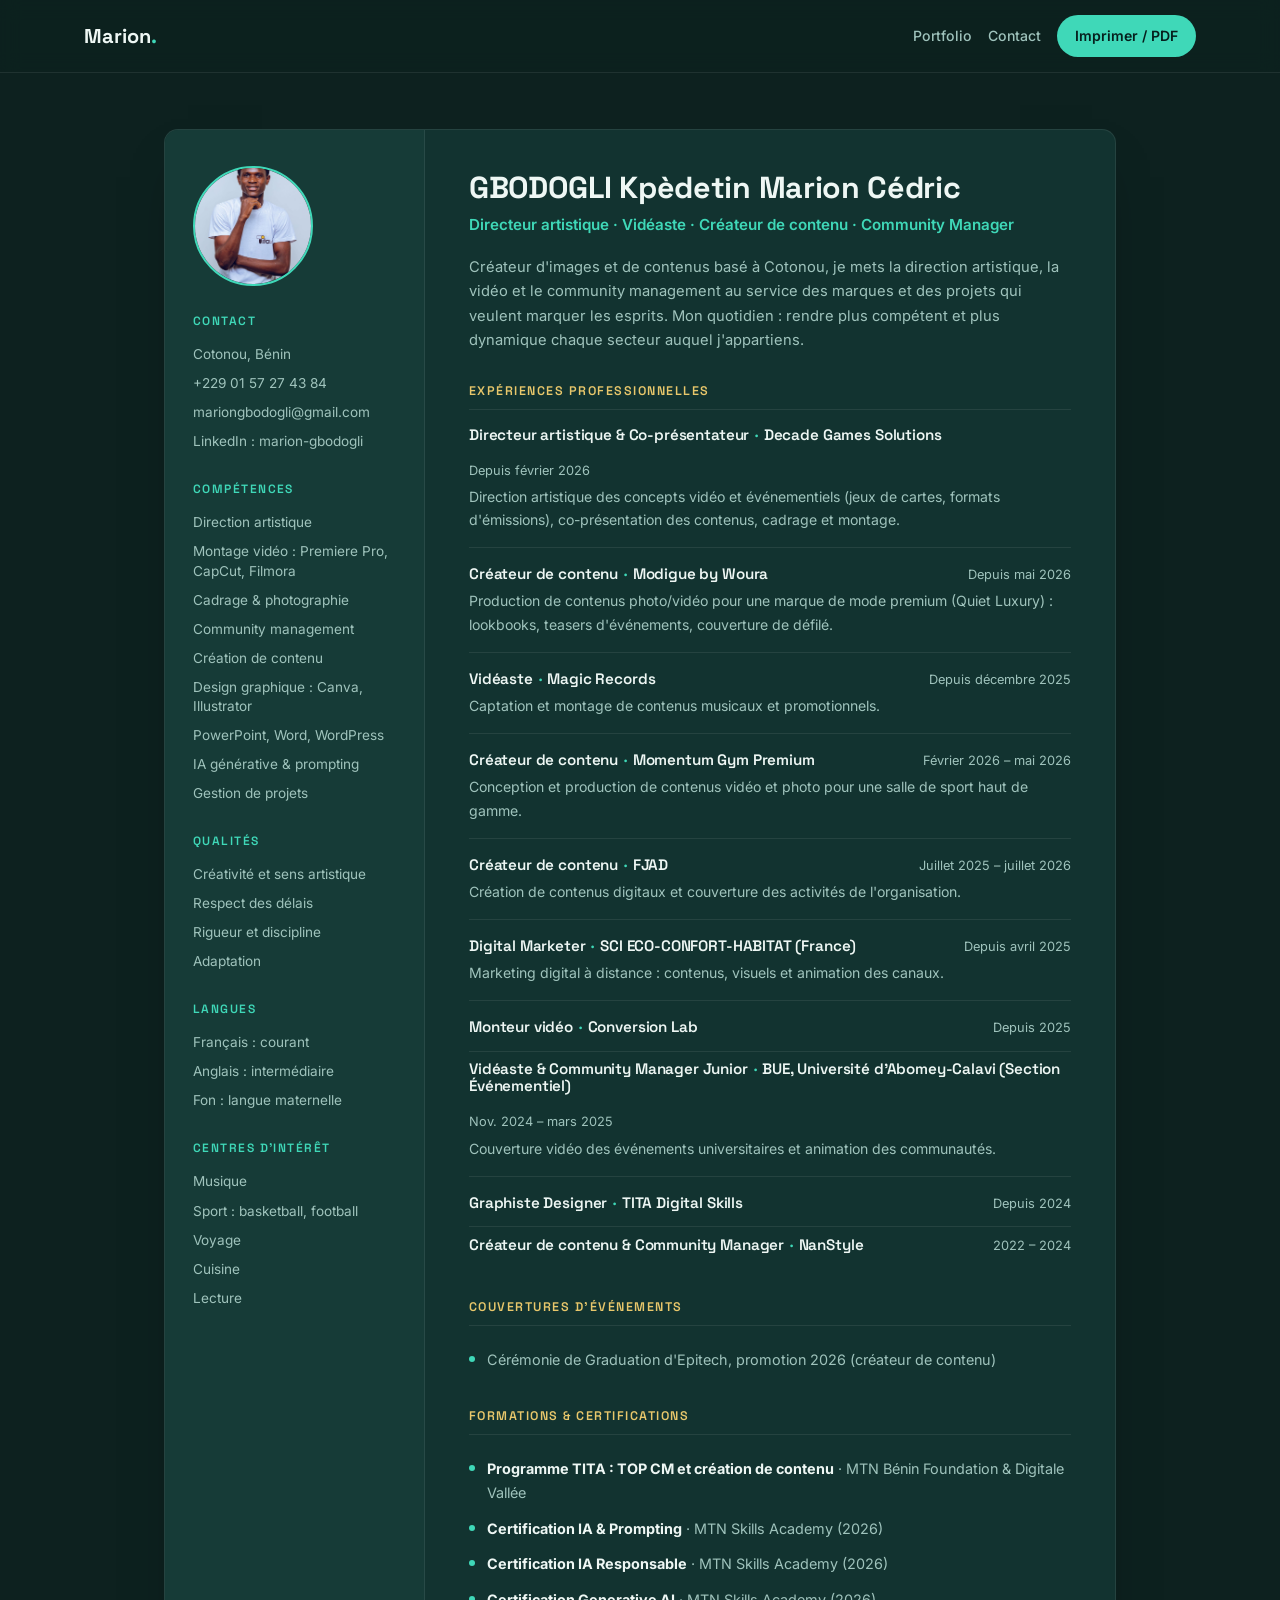
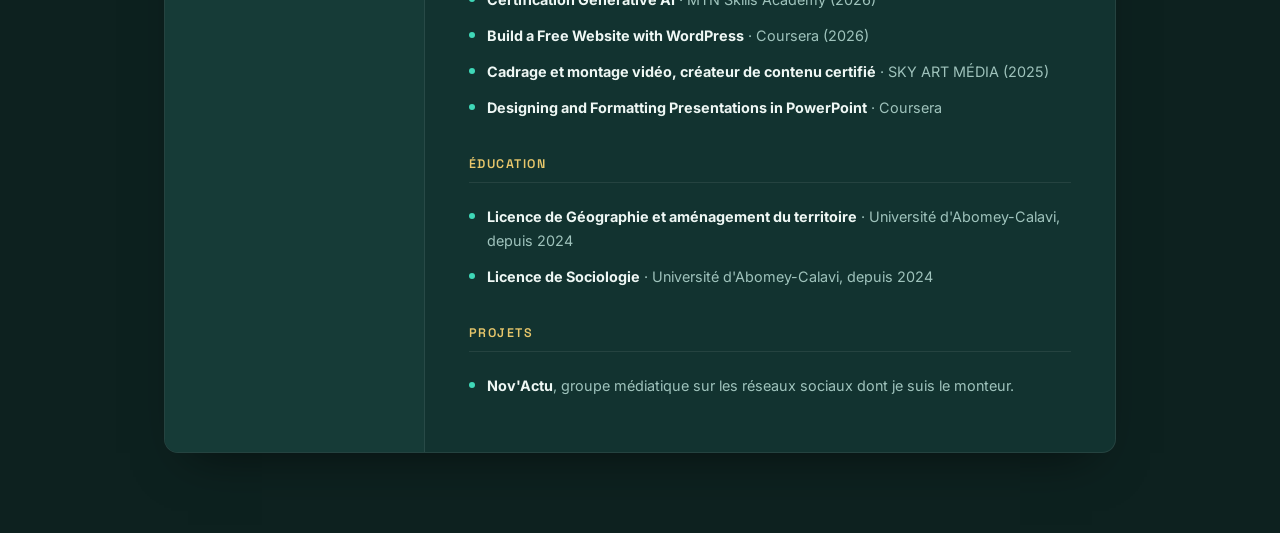
<file: cv.html>
<!DOCTYPE html>
<html lang="fr">
<head>
<meta charset="UTF-8">
<meta name="viewport" content="width=device-width, initial-scale=1.0">
<title>CV · GBODOGLI Kpèdetin Marion Cédric</title>
<meta name="description" content="CV de GBODOGLI Kpèdetin Marion Cédric, directeur artistique, vidéaste, créateur de contenu et community manager basé à Cotonou, Bénin.">
<link rel="preconnect" href="https://fonts.googleapis.com">
<link rel="preconnect" href="https://fonts.gstatic.com" crossorigin>
<link href="https://fonts.googleapis.com/css2?family=Space+Grotesk:wght@500;600;700&family=Inter:wght@400;500;600;700&display=swap" rel="stylesheet">
<link rel="stylesheet" href="style.css">
<link rel="stylesheet" href="cv.css">
</head>
<body class="cv-body">

<header class="site-header no-print">
  <div class="container header-inner">
    <a href="index.html#accueil" class="logo">Marion<span>.</span></a>
    <nav class="main-nav">
      <a href="index.html">Portfolio</a>
      <a href="index.html#contact">Contact</a>
      <a href="#" onclick="window.print(); return false;" class="nav-cta">Imprimer / PDF</a>
    </nav>
  </div>
</header>

<main class="cv-page">
  <div class="cv-sheet">

    <aside class="cv-side">
      <img src="assets/img/marion-hero.jpg" alt="Portrait de Marion Gbodogli" class="cv-photo">

      <div class="cv-side-block">
        <h2>Contact</h2>
        <ul class="cv-list">
          <li>Cotonou, Bénin</li>
          <li>+229 01 57 27 43 84</li>
          <li>mariongbodogli@gmail.com</li>
          <li>LinkedIn : marion-gbodogli</li>
        </ul>
      </div>

      <div class="cv-side-block">
        <h2>Compétences</h2>
        <ul class="cv-list">
          <li>Direction artistique</li>
          <li>Montage vidéo : Premiere Pro, CapCut, Filmora</li>
          <li>Cadrage &amp; photographie</li>
          <li>Community management</li>
          <li>Création de contenu</li>
          <li>Design graphique : Canva, Illustrator</li>
          <li>PowerPoint, Word, WordPress</li>
          <li>IA générative &amp; prompting</li>
          <li>Gestion de projets</li>
        </ul>
      </div>

      <div class="cv-side-block">
        <h2>Qualités</h2>
        <ul class="cv-list">
          <li>Créativité et sens artistique</li>
          <li>Respect des délais</li>
          <li>Rigueur et discipline</li>
          <li>Adaptation</li>
        </ul>
      </div>

      <div class="cv-side-block">
        <h2>Langues</h2>
        <ul class="cv-list">
          <li>Français : courant</li>
          <li>Anglais : intermédiaire</li>
          <li>Fon : langue maternelle</li>
        </ul>
      </div>

      <div class="cv-side-block">
        <h2>Centres d'intérêt</h2>
        <ul class="cv-list">
          <li>Musique</li>
          <li>Sport : basketball, football</li>
          <li>Voyage</li>
          <li>Cuisine</li>
          <li>Lecture</li>
        </ul>
      </div>
    </aside>

    <section class="cv-main">
      <h1>GBODOGLI Kpèdetin Marion Cédric</h1>
      <p class="cv-title">Directeur artistique · Vidéaste · Créateur de contenu · Community Manager</p>
      <p class="cv-summary">Créateur d'images et de contenus basé à Cotonou, je mets la direction artistique, la vidéo et le community management au service des marques et des projets qui veulent marquer les esprits. Mon quotidien : rendre plus compétent et plus dynamique chaque secteur auquel j'appartiens.</p>

      <h2 class="cv-section-title">Expériences professionnelles</h2>

      <article class="cv-job">
        <div class="cv-job-head">
          <h3>Directeur artistique &amp; Co-présentateur <span>·</span> Decade Games Solutions</h3>
          <span class="cv-job-date">Depuis février 2026</span>
        </div>
        <p>Direction artistique des concepts vidéo et événementiels (jeux de cartes, formats d'émissions), co-présentation des contenus, cadrage et montage.</p>
      </article>

      <article class="cv-job">
        <div class="cv-job-head">
          <h3>Créateur de contenu <span>·</span> Modigue by Woura</h3>
          <span class="cv-job-date">Depuis mai 2026</span>
        </div>
        <p>Production de contenus photo/vidéo pour une marque de mode premium (Quiet Luxury) : lookbooks, teasers d'événements, couverture de défilé.</p>
      </article>

      <article class="cv-job">
        <div class="cv-job-head">
          <h3>Vidéaste <span>·</span> Magic Records</h3>
          <span class="cv-job-date">Depuis décembre 2025</span>
        </div>
        <p>Captation et montage de contenus musicaux et promotionnels.</p>
      </article>

      <article class="cv-job">
        <div class="cv-job-head">
          <h3>Créateur de contenu <span>·</span> Momentum Gym Premium</h3>
          <span class="cv-job-date">Février 2026 – mai 2026</span>
        </div>
        <p>Conception et production de contenus vidéo et photo pour une salle de sport haut de gamme.</p>
      </article>

      <article class="cv-job">
        <div class="cv-job-head">
          <h3>Créateur de contenu <span>·</span> FJAD</h3>
          <span class="cv-job-date">Juillet 2025 – juillet 2026</span>
        </div>
        <p>Création de contenus digitaux et couverture des activités de l'organisation.</p>
      </article>

      <article class="cv-job">
        <div class="cv-job-head">
          <h3>Digital Marketer <span>·</span> SCI ECO-CONFORT-HABITAT (France)</h3>
          <span class="cv-job-date">Depuis avril 2025</span>
        </div>
        <p>Marketing digital à distance : contenus, visuels et animation des canaux.</p>
      </article>

      <article class="cv-job cv-job-compact">
        <div class="cv-job-head">
          <h3>Monteur vidéo <span>·</span> Conversion Lab</h3>
          <span class="cv-job-date">Depuis 2025</span>
        </div>
      </article>

      <article class="cv-job">
        <div class="cv-job-head">
          <h3>Vidéaste &amp; Community Manager Junior <span>·</span> BUE, Université d'Abomey-Calavi (Section Événementiel)</h3>
          <span class="cv-job-date">Nov. 2024 – mars 2025</span>
        </div>
        <p>Couverture vidéo des événements universitaires et animation des communautés.</p>
      </article>

      <article class="cv-job cv-job-compact">
        <div class="cv-job-head">
          <h3>Graphiste Designer <span>·</span> TITA Digital Skills</h3>
          <span class="cv-job-date">Depuis 2024</span>
        </div>
      </article>

      <article class="cv-job cv-job-compact">
        <div class="cv-job-head">
          <h3>Créateur de contenu &amp; Community Manager <span>·</span> NanStyle</h3>
          <span class="cv-job-date">2022 – 2024</span>
        </div>
      </article>

      <h2 class="cv-section-title">Couvertures d'événements</h2>
      <ul class="cv-bullets">
        <li>Cérémonie de Graduation d'Epitech, promotion 2026 (créateur de contenu)</li>
      </ul>

      <h2 class="cv-section-title">Formations &amp; certifications</h2>
      <ul class="cv-bullets">
        <li><strong>Programme TITA : TOP CM et création de contenu</strong> · MTN Bénin Foundation &amp; Digitale Vallée</li>
        <li><strong>Certification IA &amp; Prompting</strong> · MTN Skills Academy (2026)</li>
        <li><strong>Certification IA Responsable</strong> · MTN Skills Academy (2026)</li>
        <li><strong>Certification Generative AI</strong> · MTN Skills Academy (2026)</li>
        <li><strong>Build a Free Website with WordPress</strong> · Coursera (2026)</li>
        <li><strong>Cadrage et montage vidéo, créateur de contenu certifié</strong> · SKY ART MÉDIA (2025)</li>
        <li><strong>Designing and Formatting Presentations in PowerPoint</strong> · Coursera</li>
      </ul>

      <h2 class="cv-section-title">Éducation</h2>
      <ul class="cv-bullets">
        <li><strong>Licence de Géographie et aménagement du territoire</strong> · Université d'Abomey-Calavi, depuis 2024</li>
        <li><strong>Licence de Sociologie</strong> · Université d'Abomey-Calavi, depuis 2024</li>
      </ul>

      <h2 class="cv-section-title">Projets</h2>
      <ul class="cv-bullets">
        <li><strong>Nov'Actu</strong>, groupe médiatique sur les réseaux sociaux dont je suis le monteur.</li>
      </ul>
    </section>

  </div>
</main>

</body>
</html>
</file>
<file: style.css>
/* ---------- Base & variables ---------- */
:root {
  --bg: #0d211f;
  --bg-alt: #0a1a18;
  --surface: #123330;
  --surface-2: #163b37;
  --text: #eef7f4;
  --text-muted: #9fc3bc;
  --border: rgba(255, 255, 255, 0.08);
  --accent: #3fd8b8;
  --accent-strong: #2ab89b;
  --accent-soft: rgba(63, 216, 184, 0.14);
  --accent-contrast: #06201d;
  --gold: #e8c76b;

  --radius: 14px;
  --radius-sm: 8px;
  --max-width: 1160px;
  --shadow: 0 24px 48px -24px rgba(0, 0, 0, 0.55);

  --font-heading: "Space Grotesk", "Segoe UI", sans-serif;
  --font-body: "Inter", -apple-system, BlinkMacSystemFont, "Segoe UI", Roboto, Helvetica, Arial, sans-serif;
}

* { box-sizing: border-box; }

html { scroll-behavior: smooth; }

body {
  margin: 0;
  font-family: var(--font-body);
  color: var(--text);
  background: var(--bg);
  line-height: 1.65;
  font-size: 16px;
  position: relative;
}

.grain {
  position: fixed;
  inset: 0;
  pointer-events: none;
  z-index: 1;
  opacity: 0.035;
  background-image: url("data:image/svg+xml,%3Csvg xmlns='http://www.w3.org/2000/svg' width='120' height='120'%3E%3Cfilter id='n'%3E%3CfeTurbulence type='fractalNoise' baseFrequency='0.85' numOctaves='2' stitchTiles='stitch'/%3E%3C/filter%3E%3Crect width='100%25' height='100%25' filter='url(%23n)'/%3E%3C/svg%3E");
}

.icon-sprite { position: absolute; width: 0; height: 0; overflow: hidden; }

.icon {
  width: 20px;
  height: 20px;
  fill: none;
  stroke: currentColor;
  stroke-width: 1.6;
  stroke-linecap: round;
  stroke-linejoin: round;
}
.skill-icon .icon { width: 22px; height: 22px; }
.ikigai-icon .icon { width: 20px; height: 20px; }

h1, h2, h3, h4 {
  font-family: var(--font-heading);
  font-weight: 600;
  line-height: 1.18;
  margin: 0 0 0.6em;
  letter-spacing: -0.01em;
}

h1 { font-size: clamp(2.1rem, 5vw, 3.4rem); font-weight: 700; }
h2 { font-size: clamp(1.7rem, 4vw, 2.5rem); margin-bottom: 0.5em; }
h3 { font-size: 1.1rem; }

p { margin: 0 0 1em; color: var(--text-muted); }

a { color: var(--accent); text-decoration: none; }

ul { padding-left: 0; margin: 0; list-style: none; }

img { max-width: 100%; display: block; }

.container {
  max-width: var(--max-width);
  margin: 0 auto;
  padding: 0 24px;
  position: relative;
  z-index: 2;
}

.section { padding: 96px 0; }
.section-alt { background: var(--bg-alt); }
.section-dark { background: #071614; }

.section-tag {
  text-transform: uppercase;
  letter-spacing: 0.14em;
  font-size: 0.78rem;
  font-weight: 600;
  color: var(--accent);
  margin-bottom: 0.9em;
}
.section-tag-light { color: var(--gold); }

/* ---------- Header ---------- */
.site-header {
  position: sticky;
  top: 0;
  z-index: 50;
  background: rgba(13, 33, 31, 0.82);
  backdrop-filter: blur(10px);
  border-bottom: 1px solid var(--border);
}

.header-inner {
  display: flex;
  align-items: center;
  justify-content: space-between;
  height: 72px;
}

.logo {
  font-family: var(--font-heading);
  font-weight: 700;
  font-size: 1.25rem;
  color: var(--text);
}
.logo span { color: var(--accent); }

.main-nav { display: flex; align-items: center; gap: 22px; }

.main-nav a {
  color: var(--text-muted);
  font-size: 0.88rem;
  font-weight: 500;
  white-space: nowrap;
  transition: color 0.2s;
}
.main-nav a:hover, .main-nav a.active { color: var(--text); }

.nav-cta {
  background: var(--accent);
  color: var(--accent-contrast) !important;
  padding: 9px 18px;
  border-radius: 100px;
  font-weight: 600 !important;
}
.nav-cta:hover { background: var(--accent-strong); }

.nav-toggle {
  display: none;
  flex-direction: column;
  gap: 5px;
  background: none;
  border: none;
  cursor: pointer;
  padding: 8px;
}
.nav-toggle span {
  width: 22px;
  height: 2px;
  background: var(--text);
  border-radius: 2px;
}

/* ---------- Hero ---------- */
.hero { position: relative; overflow: hidden; }

.hero::before {
  content: "";
  position: absolute;
  top: -20%;
  right: -10%;
  width: 640px;
  height: 640px;
  background: radial-gradient(circle, var(--accent-soft) 0%, transparent 70%);
  z-index: 0;
}

.hero-inner {
  display: grid;
  grid-template-columns: 1.15fr 0.85fr;
  gap: 56px;
  align-items: center;
  padding: 80px 24px 72px;
}

.eyebrow {
  display: inline-flex;
  align-items: center;
  gap: 8px;
  font-size: 0.85rem;
  color: var(--text-muted);
  background: var(--surface);
  border: 1px solid var(--border);
  padding: 7px 14px;
  border-radius: 100px;
  margin-bottom: 24px;
}
.eyebrow .dot {
  width: 7px;
  height: 7px;
  border-radius: 50%;
  background: var(--accent);
  box-shadow: 0 0 0 4px var(--accent-soft);
}

.hero-text h1 { color: var(--text); }
.hero-text h1 em { color: var(--accent); font-style: normal; }

.hero-lead {
  font-size: 1.1rem;
  max-width: 480px;
  margin-bottom: 32px;
}

.hero-actions { display: flex; gap: 14px; flex-wrap: wrap; margin-bottom: 48px; }

.btn {
  display: inline-flex;
  align-items: center;
  justify-content: center;
  padding: 14px 28px;
  border-radius: 100px;
  font-weight: 600;
  font-size: 0.95rem;
  transition: transform 0.2s, background 0.2s, border-color 0.2s;
}
.btn-primary { background: var(--accent); color: var(--accent-contrast); }
.btn-primary:hover { background: var(--accent-strong); transform: translateY(-2px); }
.btn-ghost { background: transparent; border: 1px solid var(--border); color: var(--text); }
.btn-ghost:hover { border-color: var(--accent); color: var(--accent); transform: translateY(-2px); }

.hero-meta { display: flex; gap: 32px; flex-wrap: wrap; }
.hero-meta-item { display: flex; flex-direction: column; }
.hero-meta-item strong { color: var(--text); font-size: 0.95rem; margin-bottom: 2px; }
.hero-meta-item span { color: var(--text-muted); font-size: 0.85rem; }

.hero-visual { position: relative; }

.hero-photo-frame {
  position: relative;
  border-radius: var(--radius);
  overflow: hidden;
  aspect-ratio: 3 / 4;
  box-shadow: var(--shadow);
  border: 1px solid var(--border);
}

.hero-photo {
  width: 100%;
  height: 100%;
  object-fit: cover;
}

.hero-clap {
  position: absolute;
  bottom: -22px;
  left: -22px;
  width: 68px;
  height: 68px;
  background: var(--gold);
  color: var(--accent-contrast);
  border-radius: 50%;
  display: flex;
  align-items: center;
  justify-content: center;
  padding: 16px;
  box-shadow: var(--shadow);
}
.hero-clap svg { width: 100%; height: 100%; }

.hero-strip { border-top: 1px solid var(--border); background: var(--surface); }
.hero-strip-inner {
  display: flex;
  gap: 18px;
  align-items: center;
  padding: 16px 24px;
  font-size: 0.85rem;
  color: var(--text-muted);
  flex-wrap: wrap;
  letter-spacing: 0.02em;
}
.hero-strip-inner span:nth-child(even) { color: var(--accent); opacity: 0.6; }

/* ---------- Process ---------- */
.process-row {
  display: grid;
  grid-template-columns: repeat(5, 1fr);
  gap: 20px;
}
.process-step {
  padding: 28px 20px;
  border: 1px solid var(--border);
  border-radius: var(--radius-sm);
  background: var(--surface);
  transition: border-color 0.2s, transform 0.2s;
}
.process-step:hover { border-color: var(--accent); transform: translateY(-4px); }
.process-num {
  display: block;
  font-family: var(--font-heading);
  font-size: 0.85rem;
  color: var(--accent);
  margin-bottom: 14px;
}
.process-step h3 { color: var(--text); margin: 0; font-size: 1rem; }

/* ---------- About ---------- */
.about-grid {
  display: grid;
  grid-template-columns: 0.85fr 1.15fr;
  gap: 64px;
  align-items: center;
}
.about-photo img {
  border-radius: var(--radius);
  aspect-ratio: 1 / 1;
  object-fit: cover;
  box-shadow: var(--shadow);
  border: 1px solid var(--border);
}
.about-text h2 { color: var(--text); }

.apport-list {
  display: grid;
  grid-template-columns: 1fr 1fr;
  gap: 20px;
  margin-top: 28px;
}
.apport-item {
  padding: 20px;
  background: var(--surface);
  border: 1px solid var(--border);
  border-radius: var(--radius-sm);
}
.apport-item h4 { color: var(--text); font-size: 0.95rem; margin-bottom: 6px; }
.apport-item p { font-size: 0.88rem; margin: 0; }

/* ---------- Ikigai ---------- */
.ikigai-grid {
  display: grid;
  grid-template-columns: repeat(4, 1fr);
  gap: 20px;
}
.ikigai-card {
  padding: 30px 24px;
  border-radius: var(--radius);
  border: 1px solid var(--border);
  background: var(--surface);
  position: relative;
  overflow: hidden;
}
.ikigai-card::before {
  content: "";
  position: absolute;
  top: 0; left: 0; right: 0;
  height: 3px;
  background: var(--accent);
}
.ikigai-icon {
  display: inline-flex;
  align-items: center;
  justify-content: center;
  width: 40px;
  height: 40px;
  border-radius: 10px;
  background: var(--accent-soft);
  color: var(--accent);
  margin-bottom: 18px;
}
.ikigai-card h3 { color: var(--text); }
.ikigai-card li {
  font-size: 0.88rem;
  color: var(--text-muted);
  padding: 6px 0;
  border-top: 1px solid var(--border);
}
.ikigai-card li:first-of-type { border-top: none; }

/* ---------- Skills / services ---------- */
.skills-grid {
  display: grid;
  grid-template-columns: repeat(3, 1fr);
  gap: 24px;
  margin-bottom: 40px;
}
.skill-card {
  padding: 30px;
  background: var(--surface);
  border: 1px solid var(--border);
  border-radius: var(--radius);
  transition: transform 0.2s, border-color 0.2s;
}
.skill-card:hover { transform: translateY(-4px); border-color: var(--accent); }
.skill-icon {
  display: inline-flex;
  align-items: center;
  justify-content: center;
  width: 44px;
  height: 44px;
  border-radius: 10px;
  background: var(--accent-soft);
  color: var(--accent);
  margin-bottom: 16px;
}
.skill-card h3 { color: var(--text); }
.skill-card p { font-size: 0.9rem; margin: 0; }

.tools-row {
  display: flex;
  align-items: center;
  gap: 12px;
  flex-wrap: wrap;
}
.tools-label {
  font-size: 0.82rem;
  text-transform: uppercase;
  letter-spacing: 0.1em;
  color: var(--text-muted);
  margin-right: 6px;
}
.tool-pill {
  padding: 8px 16px;
  border-radius: 100px;
  border: 1px solid var(--border);
  font-size: 0.85rem;
  color: var(--text);
  background: var(--surface);
}

/* ---------- Projects ---------- */
.projects-grid {
  display: grid;
  grid-template-columns: repeat(auto-fit, minmax(260px, 1fr));
  gap: 24px;
}
.project-card {
  border-radius: var(--radius);
  overflow: hidden;
  border: 1px solid var(--border);
  background: var(--surface);
  transition: transform 0.2s, border-color 0.2s;
}
.project-card:hover { transform: translateY(-4px); border-color: var(--accent); }
.project-media { aspect-ratio: 4 / 5; overflow: hidden; background: #000; }
.project-media img { width: 100%; height: 100%; object-fit: cover; }
.project-media video { width: 100%; height: 100%; object-fit: cover; display: block; }
.project-media-placeholder {
  display: flex;
  align-items: center;
  justify-content: center;
  background: var(--surface-2);
  font-size: 2.2rem;
  opacity: 0.5;
}
.project-card-text {
  display: flex;
  align-items: center;
  min-height: 100%;
}
.project-card-text .project-body { padding: 30px 26px; }
.project-body { padding: 22px; }
.project-tag {
  font-size: 0.72rem;
  text-transform: uppercase;
  letter-spacing: 0.1em;
  color: var(--accent);
  font-weight: 600;
}
.project-body h3 { color: var(--text); margin: 10px 0 8px; font-size: 1.05rem; }
.project-body p { font-size: 0.88rem; margin: 0; }
.project-card-soon { opacity: 0.72; }

/* ---------- Why / vision ---------- */
.why-grid {
  display: grid;
  grid-template-columns: 1fr 1fr;
  gap: 64px;
}
.section-dark h2 { color: var(--text); }
.why-list li {
  padding: 16px 0 16px 28px;
  border-top: 1px solid var(--border);
  position: relative;
  font-size: 0.95rem;
  color: var(--text-muted);
}
.why-list li:first-child { border-top: none; padding-top: 0; }
.why-list li::before {
  content: "→";
  position: absolute;
  left: 0;
  color: var(--gold);
}

.vision-block blockquote {
  margin: 0 0 20px;
  font-family: var(--font-heading);
  font-size: 1.4rem;
  color: var(--text);
  line-height: 1.4;
  border-left: 3px solid var(--gold);
  padding-left: 22px;
}
.vision-goal { font-size: 0.95rem; }

/* ---------- Certifications ---------- */
.cert-grid {
  display: grid;
  grid-template-columns: repeat(auto-fit, minmax(240px, 1fr));
  gap: 16px;
  margin-bottom: 20px;
}
.cert-card {
  padding: 22px 20px;
  border: 1px solid var(--border);
  border-radius: var(--radius-sm);
  background: var(--surface);
  text-align: left;
}
.cert-badge {
  display: inline-flex;
  align-items: center;
  justify-content: center;
  width: 34px;
  height: 34px;
  border-radius: 50%;
  background: var(--accent-soft);
  color: var(--accent);
  font-weight: 700;
  margin-bottom: 14px;
}
.cert-card h3 { font-size: 0.92rem; color: var(--text); margin: 0 0 6px; line-height: 1.35; }
.cert-issuer { font-size: 0.8rem; color: var(--text-muted); }
.cert-note { font-size: 0.85rem; color: var(--text-muted); margin: 0; }

/* ---------- Timeline (experience) ---------- */
.timeline { display: grid; gap: 4px; margin-bottom: 24px; }
.timeline-item {
  display: grid;
  grid-template-columns: 180px 1fr;
  gap: 24px;
  padding: 22px 0;
  border-top: 1px solid var(--border);
}
.timeline-item:first-child { border-top: none; }
.timeline-when {
  font-family: var(--font-heading);
  font-size: 0.85rem;
  color: var(--accent);
  white-space: nowrap;
}
.timeline-body h3 { color: var(--text); font-size: 1rem; margin: 0 0 6px; }
.timeline-body p { font-size: 0.9rem; margin: 0; }
.timeline-more { font-size: 0.85rem; color: var(--text-muted); margin: 0; }

/* ---------- Contact ---------- */
.contact-grid {
  display: grid;
  grid-template-columns: 1fr 1fr;
  gap: 56px;
  align-items: start;
}
.contact-grid h2 { color: var(--text); }
.contact-lead { font-size: 1.05rem; }

.contact-links { display: grid; gap: 14px; }
.contact-link {
  display: flex;
  align-items: center;
  gap: 16px;
  padding: 18px 20px;
  background: var(--surface);
  border: 1px solid var(--border);
  border-radius: var(--radius-sm);
  transition: border-color 0.2s, transform 0.2s;
}
.contact-link:hover { border-color: var(--accent); transform: translateX(4px); }
.contact-icon {
  display: inline-flex;
  align-items: center;
  justify-content: center;
  width: 40px;
  height: 40px;
  flex-shrink: 0;
  border-radius: 10px;
  background: var(--accent-soft);
  color: var(--accent);
}
.contact-link strong { display: block; color: var(--text); font-size: 0.95rem; }
.contact-link em { display: block; color: var(--text-muted); font-style: normal; font-size: 0.85rem; }

/* ---------- Footer ---------- */
.site-footer { border-top: 1px solid var(--border); padding: 36px 0; background: #071614; }
.footer-inner {
  display: flex;
  align-items: center;
  justify-content: space-between;
  flex-wrap: wrap;
  gap: 12px;
}
.footer-inner p { margin: 0; font-size: 0.85rem; }
.footer-tag { color: var(--accent); font-weight: 600; }

/* ---------- Reveal animation ---------- */
.reveal { opacity: 0; transform: translateY(18px); transition: opacity 0.6s ease, transform 0.6s ease; }
.reveal.is-visible { opacity: 1; transform: translateY(0); }

/* ---------- Responsive ---------- */
@media (max-width: 960px) {
  .main-nav {
    position: fixed;
    top: 72px;
    left: 0;
    right: 0;
    background: var(--bg);
    border-bottom: 1px solid var(--border);
    flex-direction: column;
    align-items: flex-start;
    padding: 20px 24px 28px;
    gap: 18px;
    transform: translateY(-8px);
    opacity: 0;
    pointer-events: none;
    transition: opacity 0.2s, transform 0.2s;
    max-height: calc(100vh - 72px);
    overflow-y: auto;
  }
  .main-nav.open { opacity: 1; transform: translateY(0); pointer-events: auto; }
  .nav-toggle { display: flex; }
  .nav-cta { align-self: flex-start; }
}

@media (max-width: 900px) {
  .hero-inner { grid-template-columns: 1fr; padding-top: 48px; }
  .hero-visual { order: -1; max-width: 320px; margin: 0 auto 24px; }
  .process-row { grid-template-columns: repeat(2, 1fr); }
  .about-grid { grid-template-columns: 1fr; gap: 36px; }
  .apport-list { grid-template-columns: 1fr; }
  .ikigai-grid { grid-template-columns: repeat(2, 1fr); }
  .skills-grid { grid-template-columns: repeat(2, 1fr); }
  .why-grid { grid-template-columns: 1fr; gap: 40px; }
  .contact-grid { grid-template-columns: 1fr; gap: 32px; }
  .timeline-item { grid-template-columns: 1fr; gap: 6px; }
}

@media (max-width: 640px) {
  .process-row { grid-template-columns: 1fr; }
  .ikigai-grid { grid-template-columns: 1fr; }
  .skills-grid { grid-template-columns: 1fr; }
  .hero-clap { width: 52px; height: 52px; padding: 12px; bottom: -14px; left: -14px; }
}
</file>
<file: cv.css>
/* CV page only : keep the simple 3-link nav always visible, no hamburger needed here */
.cv-body .main-nav {
  position: static !important;
  transform: none !important;
  opacity: 1 !important;
  pointer-events: auto !important;
  flex-direction: row !important;
  align-items: center !important;
  background: transparent !important;
  border: none !important;
  padding: 0 !important;
  gap: 16px !important;
  max-height: none !important;
}
.cv-body .nav-toggle { display: none !important; }

.cv-page {
  padding: 56px 24px 80px;
  max-width: 1000px;
  margin: 0 auto;
}

.cv-sheet {
  display: grid;
  grid-template-columns: 260px 1fr;
  gap: 0;
  background: var(--surface);
  border: 1px solid var(--border);
  border-radius: var(--radius);
  overflow: hidden;
  box-shadow: var(--shadow);
}

.cv-side {
  background: var(--surface-2);
  padding: 36px 28px;
  border-right: 1px solid var(--border);
}

.cv-photo {
  width: 120px;
  height: 120px;
  border-radius: 50%;
  object-fit: cover;
  margin-bottom: 28px;
  border: 2px solid var(--accent);
}

.cv-side-block { margin-bottom: 26px; }
.cv-side-block h2 {
  font-size: 0.75rem;
  text-transform: uppercase;
  letter-spacing: 0.12em;
  color: var(--accent);
  margin: 0 0 12px;
}
.cv-list { list-style: none; padding: 0; margin: 0; }
.cv-list li {
  font-size: 0.85rem;
  color: var(--text-muted);
  padding: 5px 0;
  line-height: 1.4;
}

.cv-main { padding: 40px 44px; }
.cv-main h1 { color: var(--text); margin-bottom: 0.2em; font-size: clamp(1.5rem, 3vw, 1.9rem); }
.cv-title { color: var(--accent); font-weight: 600; font-size: 0.95rem; margin-bottom: 18px; }
.cv-summary { font-size: 0.92rem; margin-bottom: 32px; }

.cv-section-title {
  font-size: 0.78rem;
  text-transform: uppercase;
  letter-spacing: 0.12em;
  color: var(--gold);
  border-bottom: 1px solid var(--border);
  padding-bottom: 10px;
  margin: 32px 0 16px;
}
.cv-section-title:first-of-type { margin-top: 0; }

.cv-job { padding-bottom: 16px; margin-bottom: 16px; border-bottom: 1px solid var(--border); }
.cv-job:last-of-type { border-bottom: none; }
.cv-job-compact { padding-bottom: 8px; margin-bottom: 8px; }
.cv-job-head {
  display: flex;
  justify-content: space-between;
  align-items: baseline;
  gap: 16px;
  flex-wrap: wrap;
  margin-bottom: 4px;
}
.cv-job-head h3 { color: var(--text); font-size: 0.95rem; margin: 0; }
.cv-job-head h3 span { color: var(--accent); margin: 0 2px; }
.cv-job-date { font-size: 0.8rem; color: var(--text-muted); white-space: nowrap; }
.cv-job p { font-size: 0.88rem; margin: 0; }

.cv-bullets { list-style: none; padding: 0; margin: 0 0 8px; }
.cv-bullets li {
  font-size: 0.9rem;
  color: var(--text-muted);
  padding: 6px 0 6px 18px;
  position: relative;
}
.cv-bullets li::before {
  content: "";
  position: absolute;
  left: 0;
  top: 14px;
  width: 6px;
  height: 6px;
  border-radius: 50%;
  background: var(--accent);
}
.cv-bullets strong { color: var(--text); }

@media (max-width: 720px) {
  .cv-sheet { grid-template-columns: 1fr; }
  .cv-side { border-right: none; border-bottom: 1px solid var(--border); }
  .cv-main { padding: 32px 24px; }
  .cv-page { padding: 40px 16px 60px; }
}

/* ---------- Print ---------- */
@media print {
  .no-print { display: none !important; }
  body { background: #ffffff !important; }
  .grain { display: none !important; }
  .cv-page { padding: 0; max-width: 100%; }
  .cv-sheet {
    box-shadow: none;
    border: none;
    border-radius: 0;
    background: #ffffff;
    grid-template-columns: 240px 1fr;
  }
  .cv-side { background: #f3f7f6; border-right: 1px solid #d7e2df; }
  .cv-side, .cv-main { color: #1a2422; }
  .cv-photo { border-color: #2ab89b; }
  .cv-side-block h2, .cv-section-title { color: #1f7a63; }
  .cv-title { color: #1f7a63; }
  .cv-list li, .cv-job p, .cv-summary, .cv-bullets li, .cv-job-date { color: #3d4a47; }
  .cv-job-head h3, .cv-main h1 { color: #10201d; }
  .cv-job-head h3 span { color: #1f7a63; }
  .cv-bullets li::before { background: #1f7a63; }
  .cv-job, .cv-section-title { border-color: #d7e2df; }
  a { text-decoration: none; color: inherit; }
}
</file>
